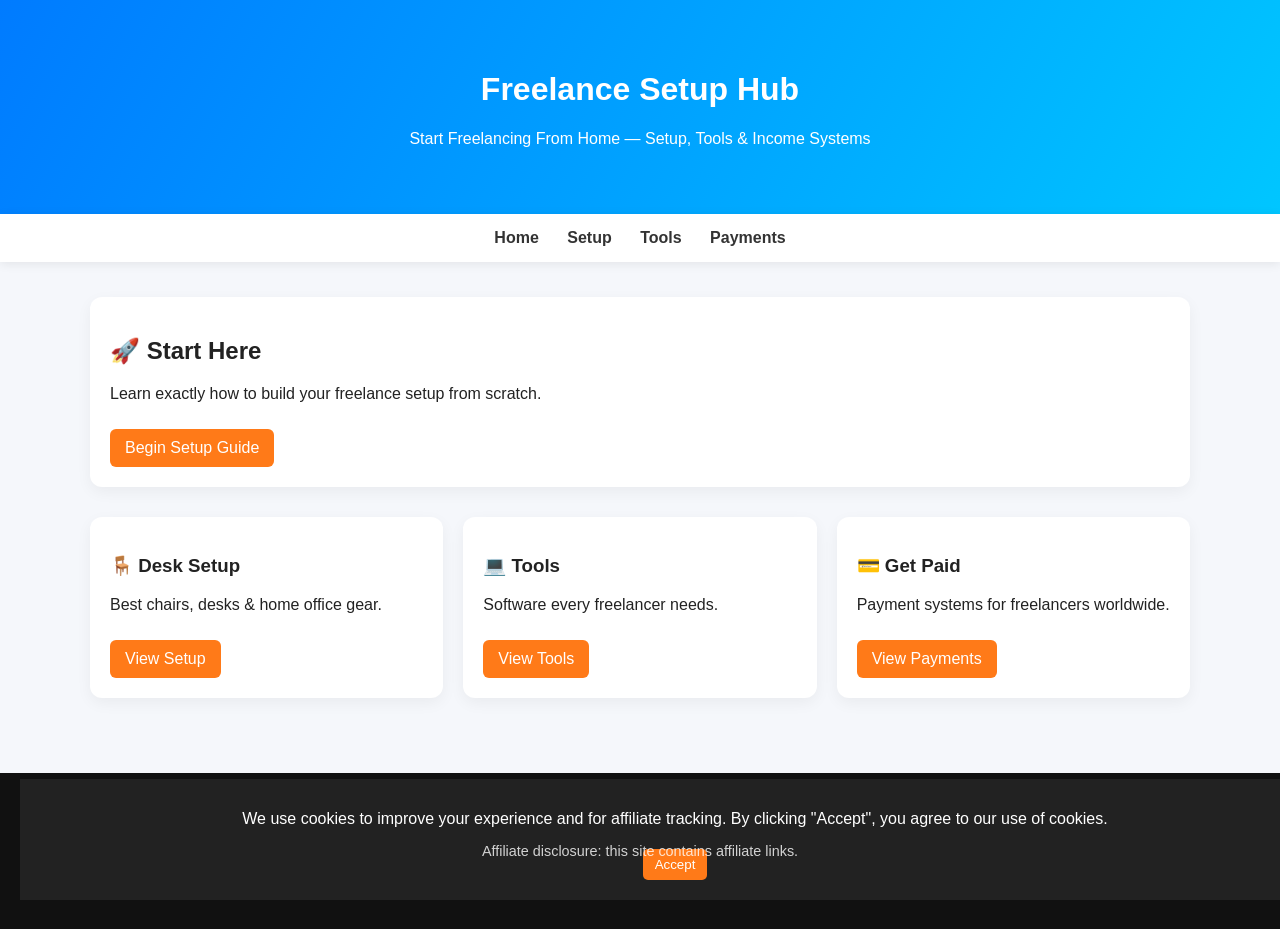
<file: index.html>
<!DOCTYPE html>
<html>
<head>
<title>Freelance Setup Hub</title>
<link rel="stylesheet" href="style.css">
</head>

<body>

<header>
    <h1>Freelance Setup Hub</h1>
    <p>Start Freelancing From Home — Setup, Tools & Income Systems</p>
</header>

<nav>
    <a href="index.html">Home</a>
    <a href="setup.html">Setup</a>
    <a href="tools.html">Tools</a>
    <a href="payments.html">Payments</a>
</nav>

<div class="container">

<div class="card">
    <h2>🚀 Start Here</h2>
    <p>Learn exactly how to build your freelance setup from scratch.</p>
    <a class="btn" href="setup.html">Begin Setup Guide</a>
</div>

<div class="grid">

<div class="card">
    <h3>🪑 Desk Setup</h3>
    <p>Best chairs, desks & home office gear.</p>
    <a class="btn" href="setup.html">View Setup</a>
</div>

<div class="card">
    <h3>💻 Tools</h3>
    <p>Software every freelancer needs.</p>
    <a class="btn" href="tools.html">View Tools</a>
</div>

<div class="card">
    <h3>💳 Get Paid</h3>
    <p>Payment systems for freelancers worldwide.</p>
    <a class="btn" href="payments.html">View Payments</a>
</div>

</div>

</div>

<footer>

<div id="cookie-banner" style="position:fixed;bottom:0;width:100%;background:#222;color:#fff;padding:15px;text-align:center;display:none;">
    <p>
        We use cookies to improve your experience and for affiliate tracking. 
        By clicking "Accept", you agree to our use of cookies.
    </p>
    <button onclick="acceptCookies()" style="padding:8px 12px;margin:5px;background:#ff7a18;color:white;border:none;border-radius:5px;">Accept</button>
</div>

<script>
function acceptCookies() {
    localStorage.setItem("cookiesAccepted", "true");
    document.getElementById("cookie-banner").style.display = "none";
}

window.onload = function() {
    if (!localStorage.getItem("cookiesAccepted")) {
        document.getElementById("cookie-banner").style.display = "block";
    }
}
</script>

<p>
<a href="privacy.html" style="color:white;">Privacy Policy</a>
</p>

<p class="small">Affiliate disclosure: this site contains affiliate links.</p>
<p>© 2026 Freelance Setup Hub</p>

</body>
</html>
</file>
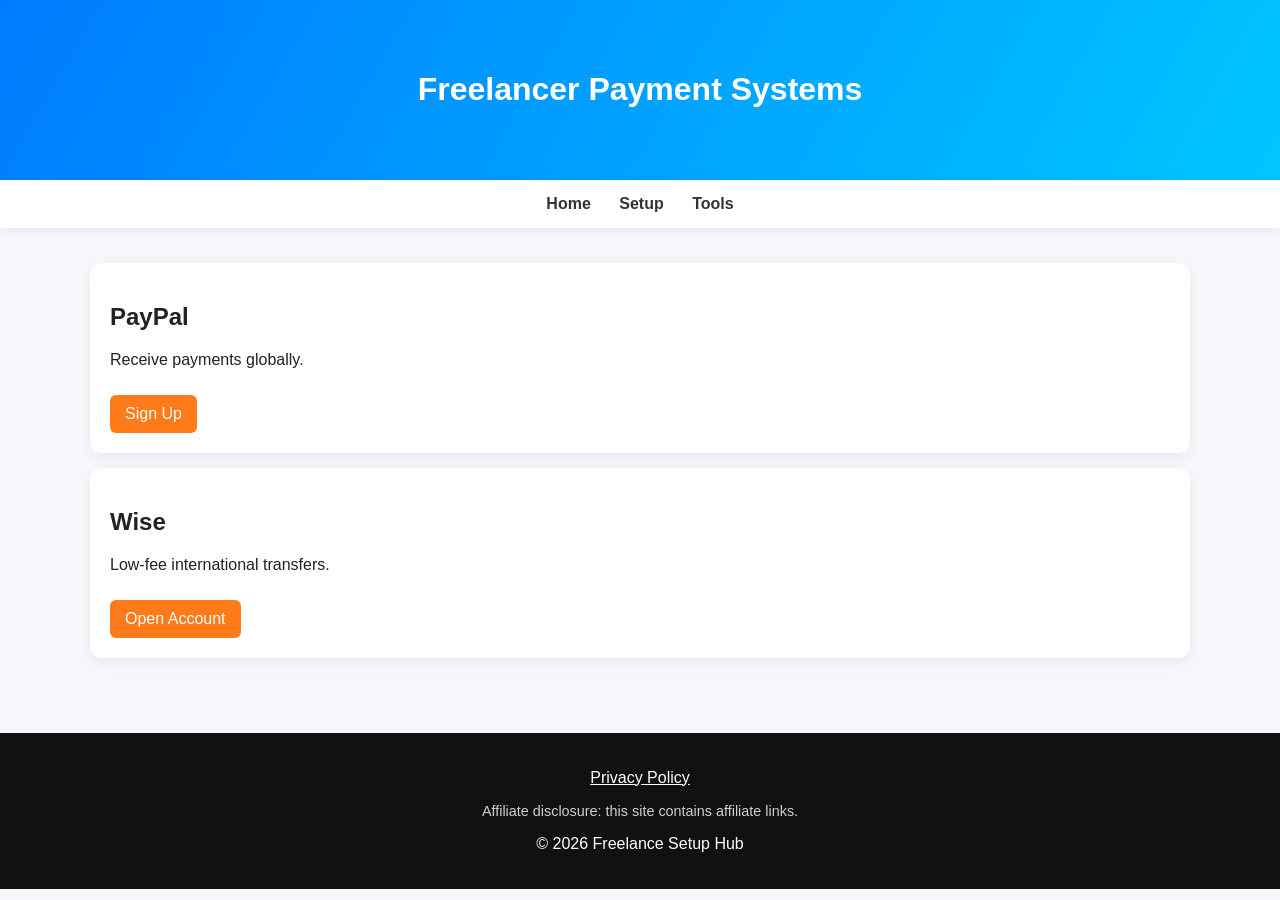
<file: payments.html>
<!DOCTYPE html>
<html>
<head>
<title>Get Paid</title>
<link rel="stylesheet" href="style.css">
</head>

<body>

<header>
<h1>Freelancer Payment Systems</h1>
</header>

<nav>
<a href="index.html">Home</a>
<a href="setup.html">Setup</a>
<a href="tools.html">Tools</a>
</nav>

<div class="container">

<div class="card">
<h2>PayPal</h2>
<p>Receive payments globally.</p>
<a class="btn" href="#">Sign Up</a>
</div>

<div class="card">
<h2>Wise</h2>
<p>Low-fee international transfers.</p>
<a class="btn" href="#">Open Account</a>
</div>

</div>

<footer>

<p>
<a href="privacy.html" style="color:white;">Privacy Policy</a>
</p>

<p class="small">Affiliate disclosure: this site contains affiliate links.</p>
<p>© 2026 Freelance Setup Hub</p>
</footer>

</body>
</html>
</file>
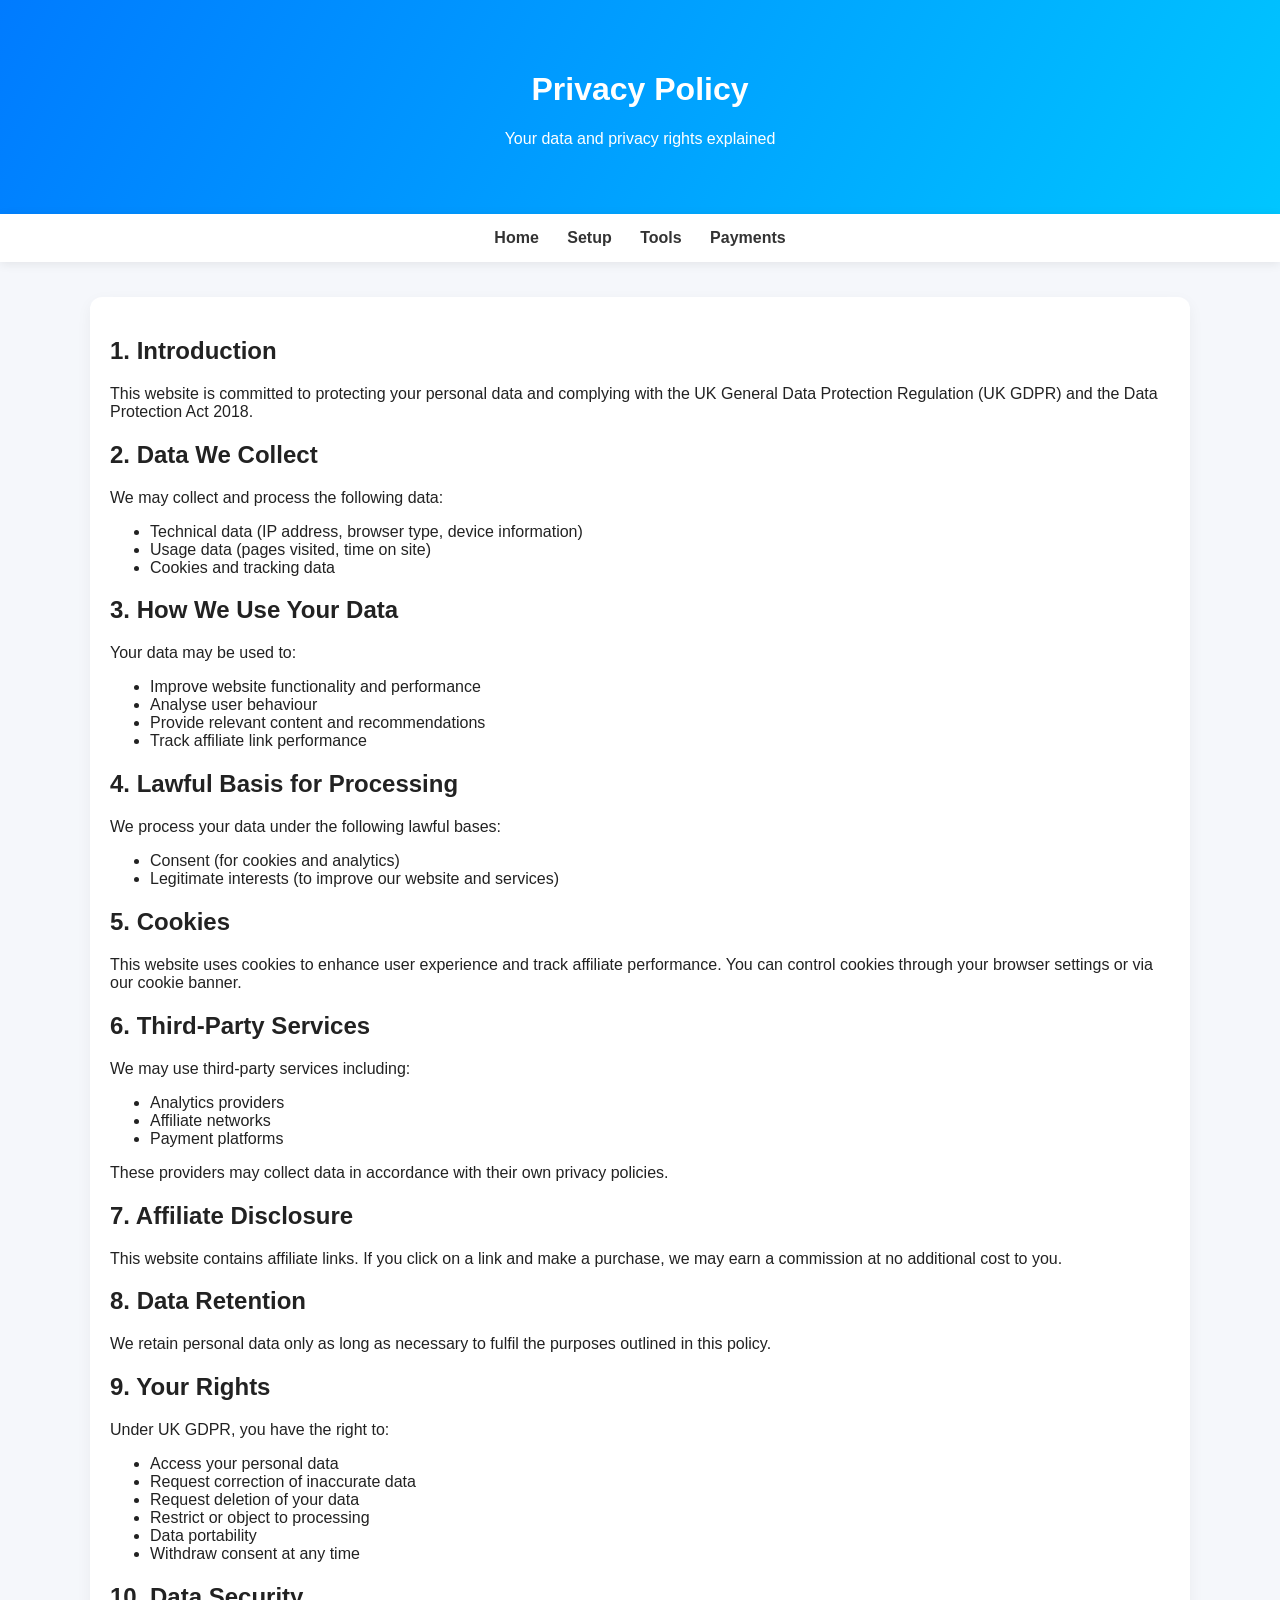
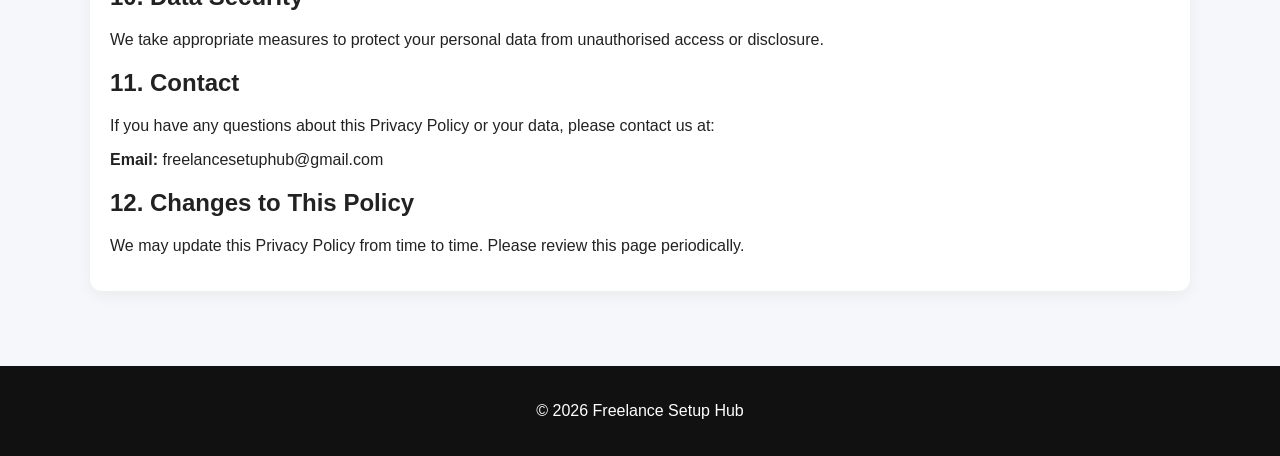
<file: privacy.html>
<!DOCTYPE html>
<html lang="en">
<head>
<meta charset="UTF-8">
<meta name="viewport" content="width=device-width, initial-scale=1.0">
<title>Privacy Policy</title>
<link rel="stylesheet" href="style.css">
</head>

<body>

<header>
    <h1>Privacy Policy</h1>
    <p>Your data and privacy rights explained</p>
</header>

<nav>
    <a href="index.html">Home</a>
    <a href="setup.html">Setup</a>
    <a href="tools.html">Tools</a>
    <a href="payments.html">Payments</a>
</nav>

<div class="container">

<div class="card">

<h2>1. Introduction</h2>
<p>This website is committed to protecting your personal data and complying with the UK General Data Protection Regulation (UK GDPR) and the Data Protection Act 2018.</p>

<h2>2. Data We Collect</h2>
<p>We may collect and process the following data:</p>
<ul>
<li>Technical data (IP address, browser type, device information)</li>
<li>Usage data (pages visited, time on site)</li>
<li>Cookies and tracking data</li>
</ul>

<h2>3. How We Use Your Data</h2>
<p>Your data may be used to:</p>
<ul>
<li>Improve website functionality and performance</li>
<li>Analyse user behaviour</li>
<li>Provide relevant content and recommendations</li>
<li>Track affiliate link performance</li>
</ul>

<h2>4. Lawful Basis for Processing</h2>
<p>We process your data under the following lawful bases:</p>
<ul>
<li>Consent (for cookies and analytics)</li>
<li>Legitimate interests (to improve our website and services)</li>
</ul>

<h2>5. Cookies</h2>
<p>This website uses cookies to enhance user experience and track affiliate performance. You can control cookies through your browser settings or via our cookie banner.</p>

<h2>6. Third-Party Services</h2>
<p>We may use third-party services including:</p>
<ul>
<li>Analytics providers</li>
<li>Affiliate networks</li>
<li>Payment platforms</li>
</ul>
<p>These providers may collect data in accordance with their own privacy policies.</p>

<h2>7. Affiliate Disclosure</h2>
<p>This website contains affiliate links. If you click on a link and make a purchase, we may earn a commission at no additional cost to you.</p>

<h2>8. Data Retention</h2>
<p>We retain personal data only as long as necessary to fulfil the purposes outlined in this policy.</p>

<h2>9. Your Rights</h2>
<p>Under UK GDPR, you have the right to:</p>
<ul>
<li>Access your personal data</li>
<li>Request correction of inaccurate data</li>
<li>Request deletion of your data</li>
<li>Restrict or object to processing</li>
<li>Data portability</li>
<li>Withdraw consent at any time</li>
</ul>

<h2>10. Data Security</h2>
<p>We take appropriate measures to protect your personal data from unauthorised access or disclosure.</p>

<h2>11. Contact</h2>
<p>If you have any questions about this Privacy Policy or your data, please contact us at:</p>
<p><strong>Email:</strong> freelancesetuphub@gmail.com</p>

<h2>12. Changes to This Policy</h2>
<p>We may update this Privacy Policy from time to time. Please review this page periodically.</p>

</div>

</div>

<footer>
<p>© 2026 Freelance Setup Hub</p>
</footer>

</body>
</html>
</file>
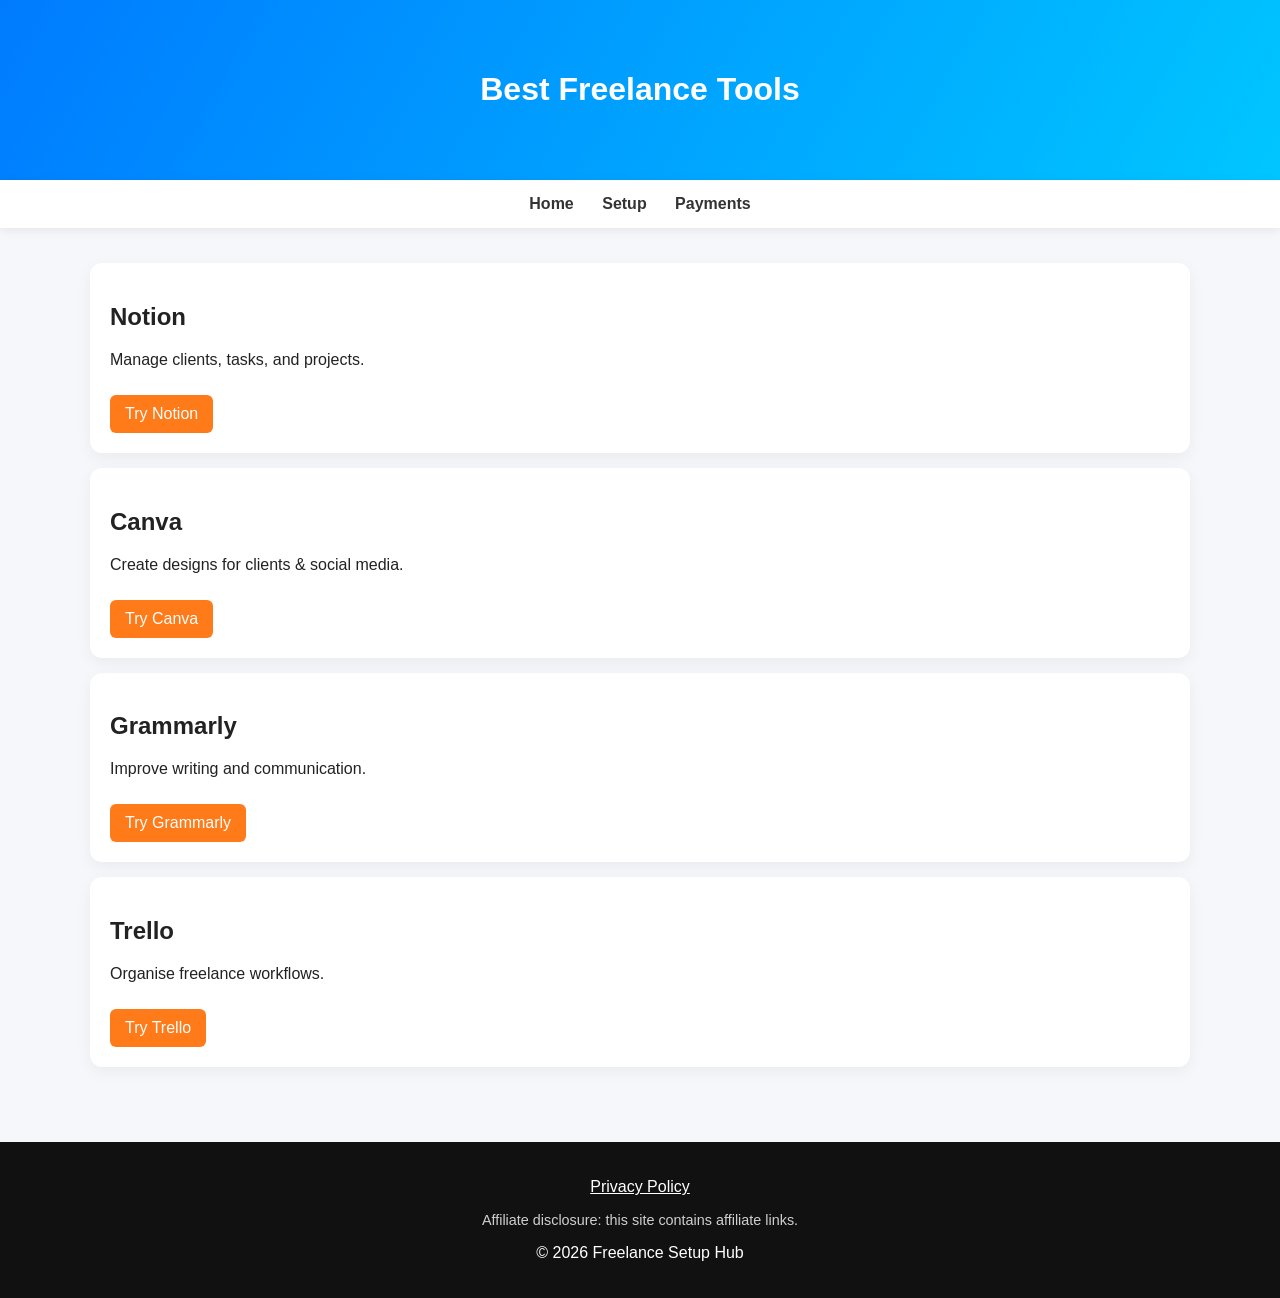
<file: setup.html>
<!DOCTYPE html>
<html>
<head>
<title>Freelance Tools</title>
<link rel="stylesheet" href="style.css">
</head>

<body>

<header>
<h1>Best Freelance Tools</h1>
</header>

<nav>
<a href="index.html">Home</a>
<a href="setup.html">Setup</a>
<a href="payments.html">Payments</a>
</nav>

<div class="container">

<div class="card">
<h2>Notion</h2>
<p>Manage clients, tasks, and projects.</p>
<a class="btn" href="#">Try Notion</a>
</div>

<div class="card">
<h2>Canva</h2>
<p>Create designs for clients & social media.</p>
<a class="btn" href="#">Try Canva</a>
</div>

<div class="card">
<h2>Grammarly</h2>
<p>Improve writing and communication.</p>
<a class="btn" href="#">Try Grammarly</a>
</div>

<div class="card">
<h2>Trello</h2>
<p>Organise freelance workflows.</p>
<a class="btn" href="#">Try Trello</a>
</div>

</div>

<footer>

<p>
<a href="privacy.html" style="color:white;">Privacy Policy</a>
</p>

<p class="small">Affiliate disclosure: this site contains affiliate links.</p>
<p>© 2026 Freelance Setup Hub</p>
</footer>

</body>
</html>
</file>
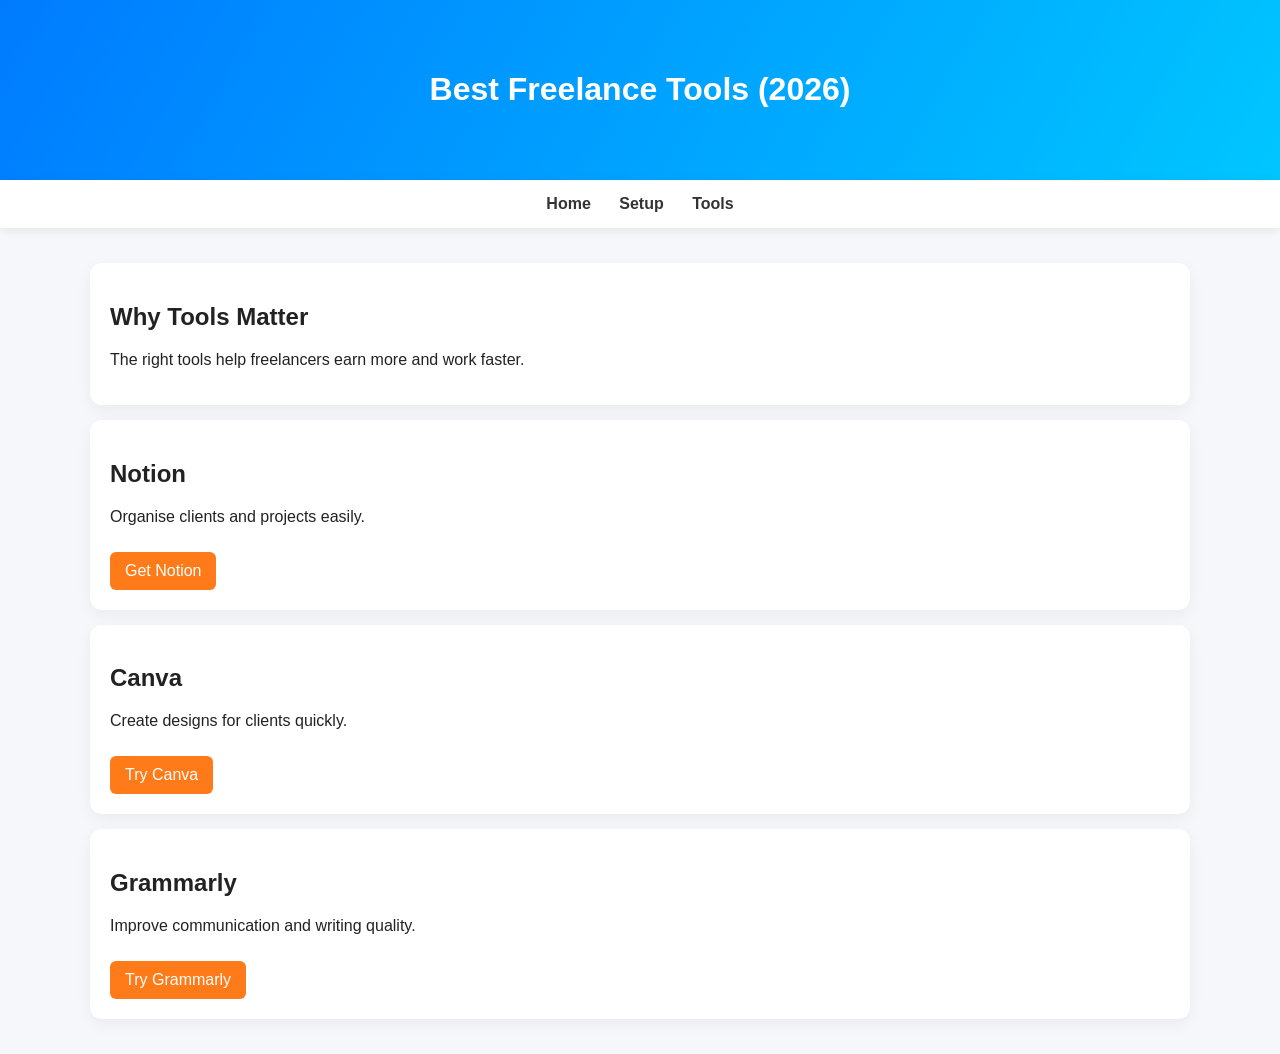
<file: blog/best-tools.html>
<!DOCTYPE html>
<html>
<head>
<title>Best Freelance Tools 2026</title>
<link rel="stylesheet" href="../style.css">
</head>

<body>

<header>
<h1>Best Freelance Tools (2026)</h1>
</header>

<nav>
<a href="../index.html">Home</a>
<a href="../setup.html">Setup</a>
<a href="../tools.html">Tools</a>
</nav>

<div class="container">

<div class="card">
<h2>Why Tools Matter</h2>
<p>The right tools help freelancers earn more and work faster.</p>
</div>

<div class="card">
<h2>Notion</h2>
<p>Organise clients and projects easily.</p>
<a class="btn" href="#">Get Notion</a>
</div>

<div class="card">
<h2>Canva</h2>
<p>Create designs for clients quickly.</p>
<a class="btn" href="#">Try Canva</a>
</div>

<div class="card">
<h2>Grammarly</h2>
<p>Improve communication and writing quality.</p>
<a class="btn" href="#">Try Grammarly</a>
</div>

</div>

</body>
</html>
</file>
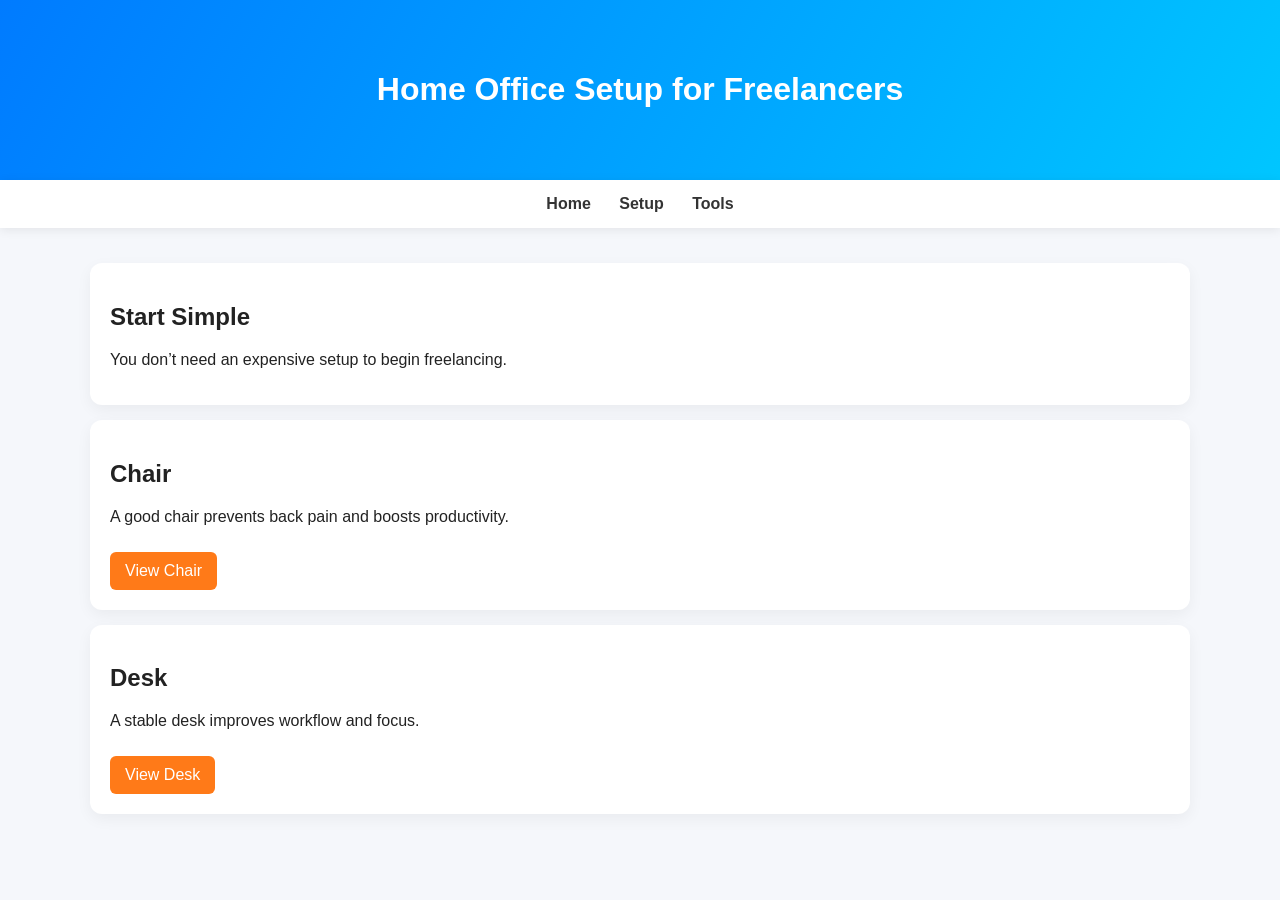
<file: blog/home-office-setup.html>
<!DOCTYPE html>
<html>
<head>
<title>Home Office Setup Guide</title>
<link rel="stylesheet" href="../style.css">
</head>

<body>

<header>
<h1>Home Office Setup for Freelancers</h1>
</header>

<nav>
<a href="../index.html">Home</a>
<a href="../setup.html">Setup</a>
<a href="../tools.html">Tools</a>
</nav>

<div class="container">

<div class="card">
<h2>Start Simple</h2>
<p>You don’t need an expensive setup to begin freelancing.</p>
</div>

<div class="card">
<h2>Chair</h2>
<p>A good chair prevents back pain and boosts productivity.</p>
<a class="btn" href="#">View Chair</a>
</div>

<div class="card">
<h2>Desk</h2>
<p>A stable desk improves workflow and focus.</p>
<a class="btn" href="#">View Desk</a>
</div>

</div>

</body>
</html>
</file>
<file: style.css>
body {
    font-family: 'Segoe UI', sans-serif;
    margin: 0;
    background: #f5f7fb;
    color: #222;
}

header {
    background: linear-gradient(120deg, #007BFF, #00c6ff);
    color: white;
    padding: 50px 20px;
    text-align: center;
}

nav {
    background: white;
    padding: 15px;
    text-align: center;
    box-shadow: 0 2px 10px rgba(0,0,0,0.08);
}

nav a {
    margin: 0 12px;
    text-decoration: none;
    color: #333;
    font-weight: 600;
}

.container {
    max-width: 1100px;
    margin: auto;
    padding: 20px;
}

.card {
    background: white;
    padding: 20px;
    margin: 15px 0;
    border-radius: 12px;
    box-shadow: 0 5px 15px rgba(0,0,0,0.05);
}

.grid {
    display: grid;
    grid-template-columns: repeat(auto-fit, minmax(250px, 1fr));
    gap: 20px;
}

.btn {
    display: inline-block;
    background: #ff7a18;
    color: white;
    padding: 10px 15px;
    border-radius: 6px;
    text-decoration: none;
    margin-top: 10px;
}

footer {
    background: #111;
    color: white;
    text-align: center;
    padding: 20px;
    margin-top: 40px;
}

.small {
    font-size: 0.9em;
    opacity: 0.8;
}
</file>
